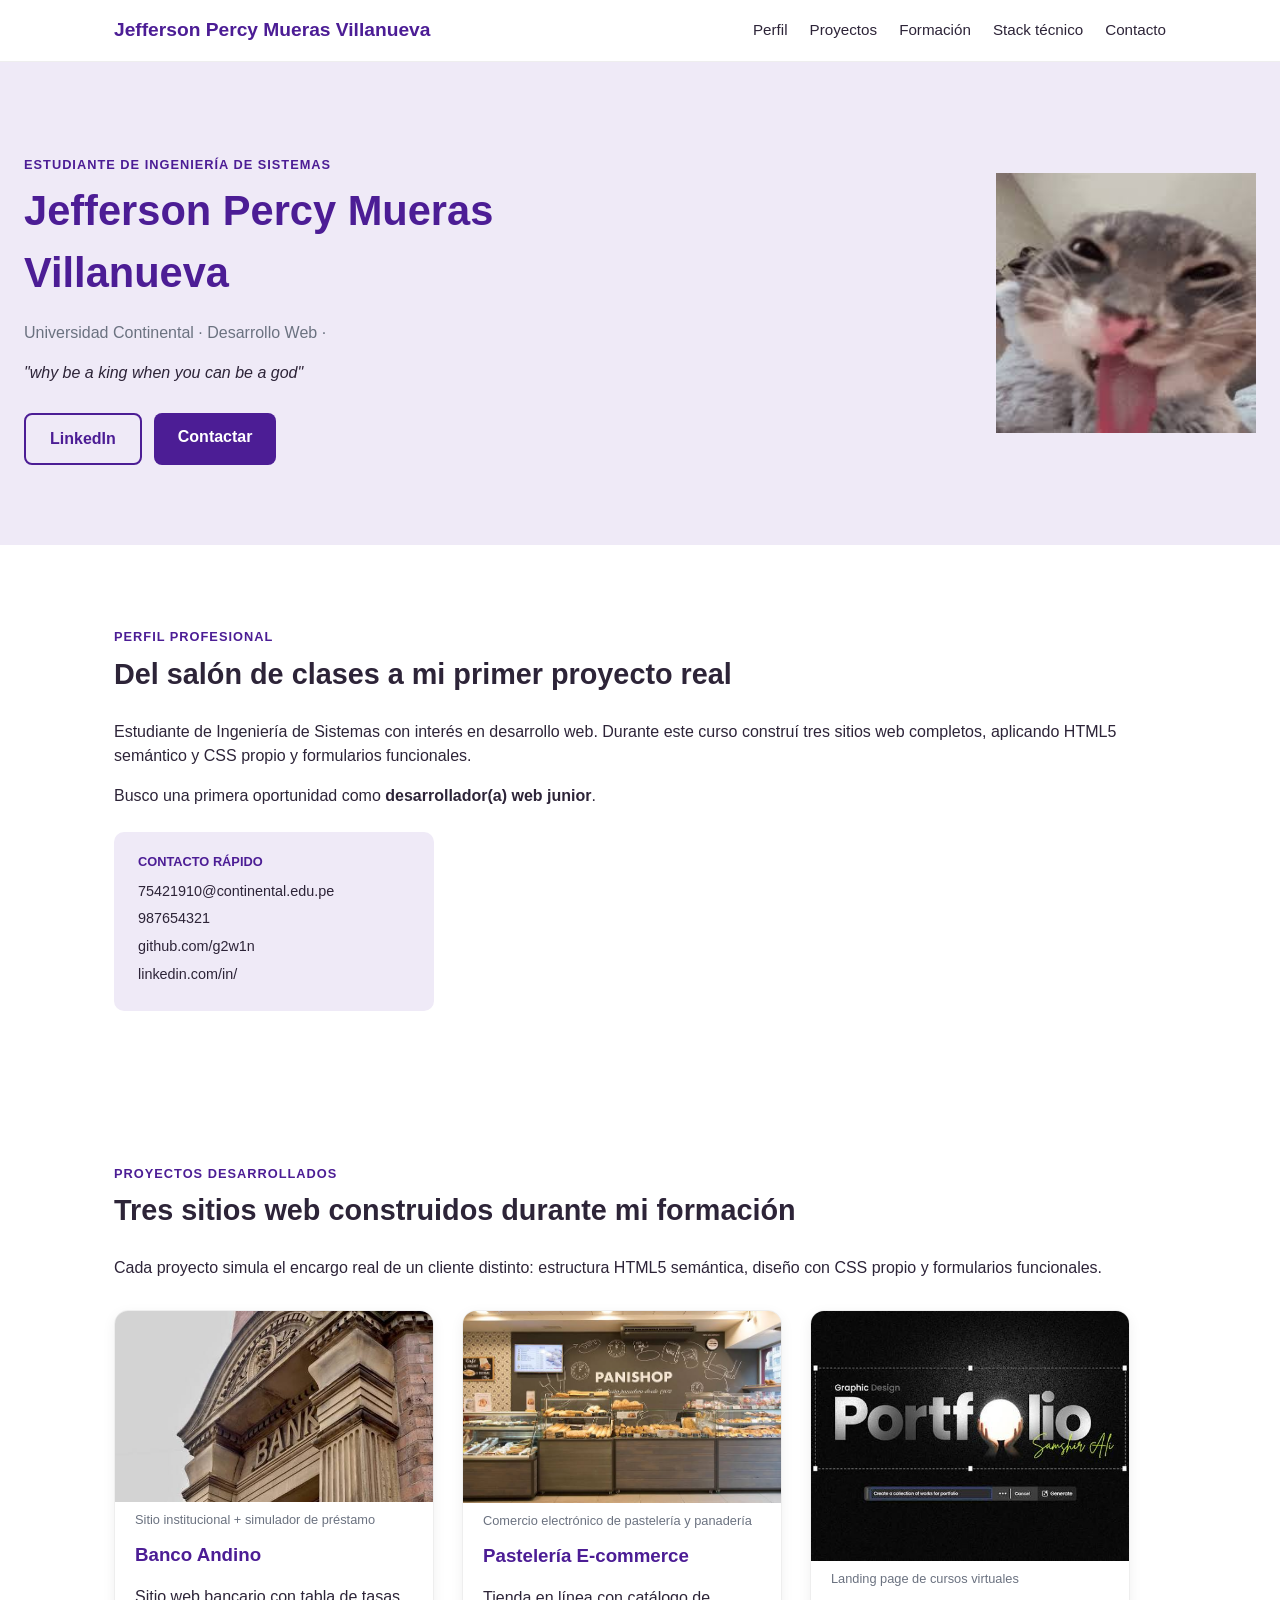
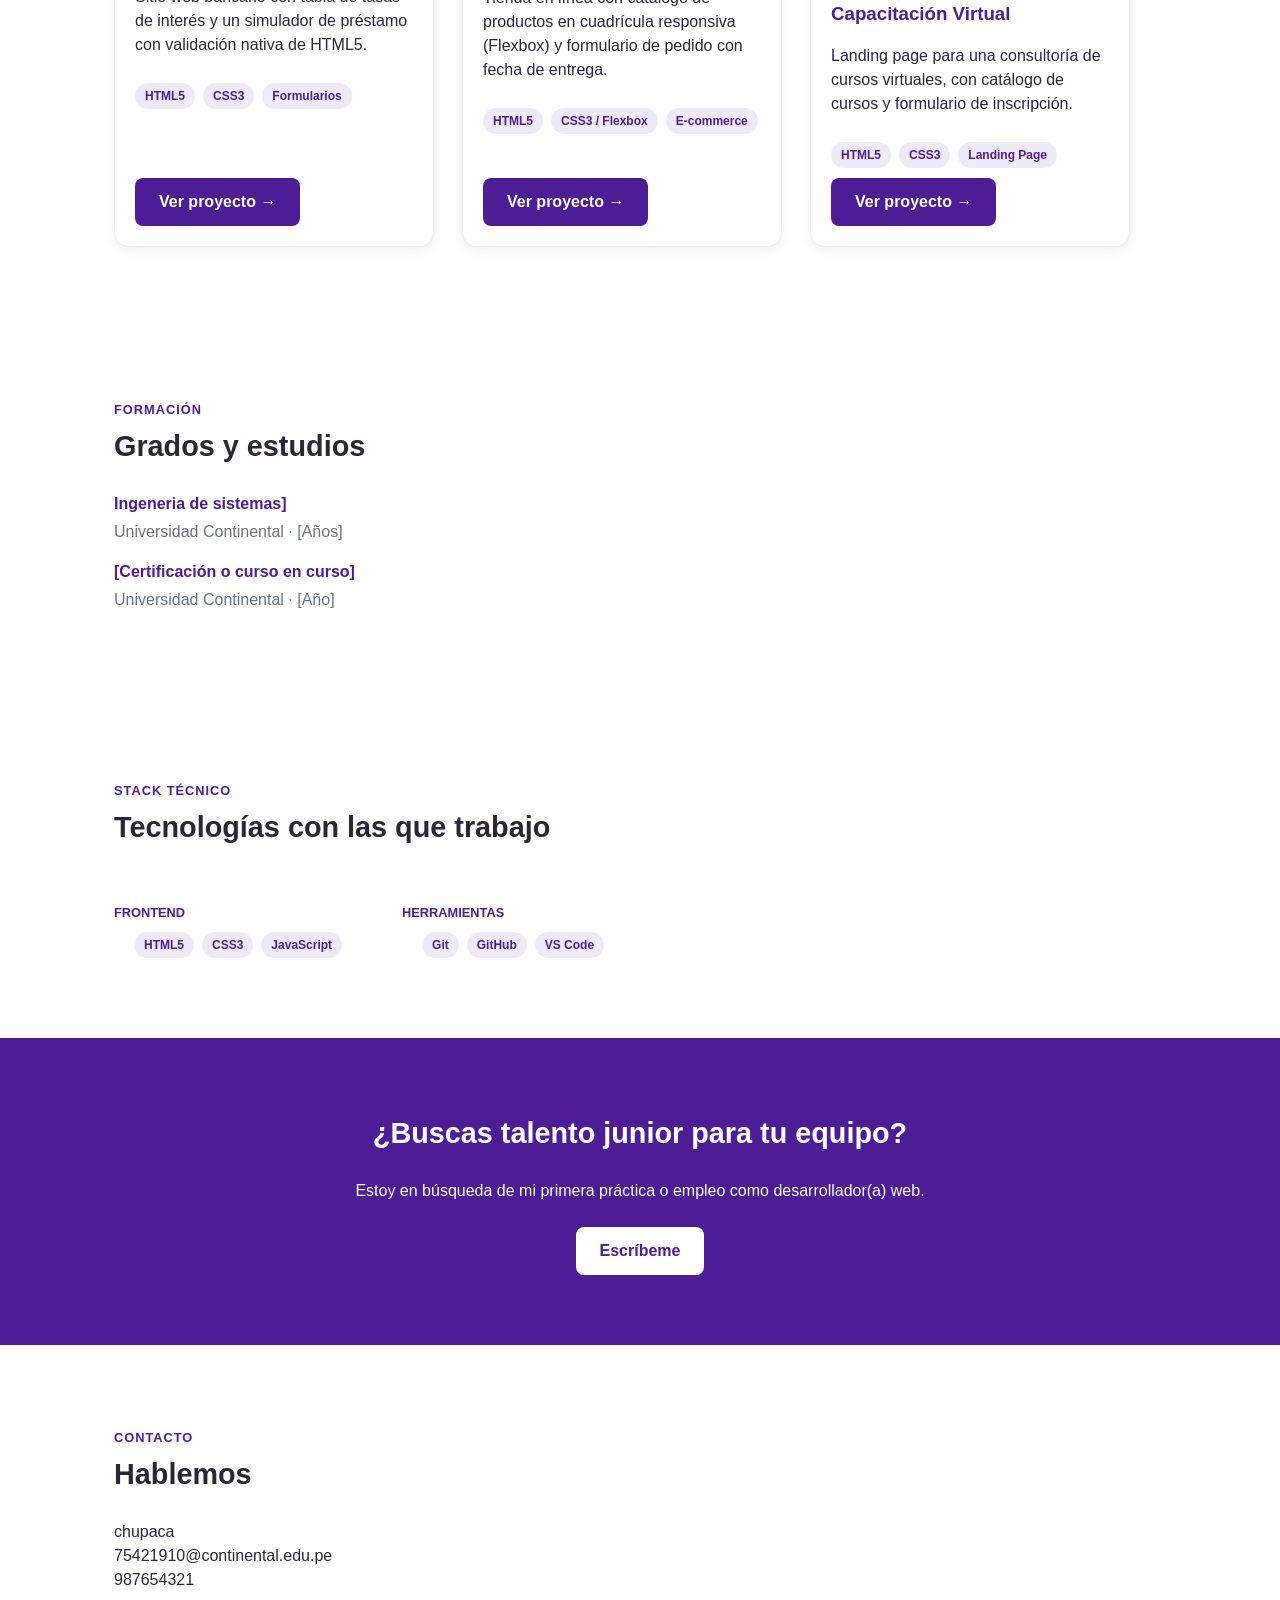
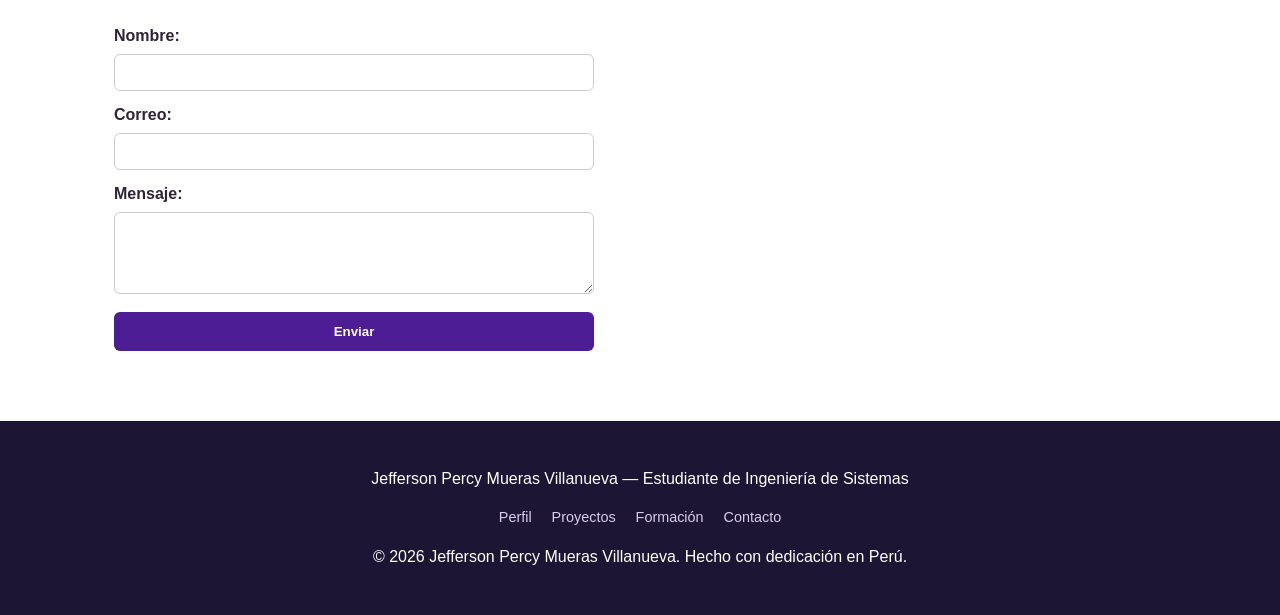
<file: s2_practica_html_css_nativo/index.html>
<!DOCTYPE html>
<html lang="es">
<head>
  <meta charset="UTF-8">
  <meta name="viewport" content="width=device-width, initial-scale=1.0">
  <meta name="description" content="Portafolio de Jefferson Percy Mueras Villanueva, estudiante de Ingeniería de Sistemas">
  <meta name="author" content="Jefferson">
  <title>Jefferson P Mueras Villanueva — Portafolio de Desarrollo Web</title>
  <link rel="stylesheet" href="portafolio.css">
</head>
<body>

  <header>
    <nav>
      <a href="#top" class="logo">Jefferson Percy Mueras Villanueva</a>
      <ul>
        <li><a href="#perfil">Perfil</a></li>
        <li><a href="#proyectos">Proyectos</a></li>
        <li><a href="#formacion">Formación</a></li>
        <li><a href="#stack">Stack técnico</a></li>
        <li><a href="#contacto">Contacto</a></li>
      </ul>
    </nav>
  </header>

  <main>

    <!-- =========== HERO =========== -->
    <section class="hero" id="top">
      <div class="hero-texto">
        <p class="kicker">Estudiante de Ingeniería de Sistemas</p>
        <h1>Jefferson Percy Mueras Villanueva</h1>
        <p class="subtitulo">Universidad Continental · Desarrollo Web · </p>
        <p class="frase">"why be a king when you can be a god"</p>
        <div class="hero-botones">
          <a href="https://linkedin.com/in/TU_USUARIO" target="_blank" class="btn btn-outline">LinkedIn</a>
          <a href="#contacto" class="btn btn-solido">Contactar</a>
        </div>
      </div>
      <img src="imagenes/images.jpg" alt="Foto de [Tu Nombre]" width="260" height="260">
    </section>

    <!-- =========== PERFIL PROFESIONAL =========== -->
    <section id="perfil">
      <p class="kicker">Perfil profesional</p>
      <h2>Del salón de clases a mi primer proyecto real</h2>
      <p>Estudiante de Ingeniería de Sistemas con interés en desarrollo web. Durante este curso construí
      tres sitios web completos, aplicando HTML5 semántico y CSS propio y formularios funcionales.</p>
      <p>Busco una primera oportunidad como <strong>desarrollador(a) web junior</strong>.</p>

      <div class="contacto-rapido">
        <h6>Contacto rápido</h6>
        <ul>
          <li>75421910@continental.edu.pe</li>
          <li>987654321</li>
          <li>github.com/g2w1n</li>
          <li>linkedin.com/in/</li>
        </ul>
      </div>
    </section>

    <!-- =========== PROYECTOS =========== -->
    <section id="proyectos">
      <p class="kicker">Proyectos desarrollados</p>
      <h2>Tres sitios web construidos durante mi formación</h2>
      <p>Cada proyecto simula el encargo real de un cliente distinto: estructura HTML5 semántica, diseño
      con CSS propio y formularios funcionales.</p>

      <div class="proyectos-grid">

        <article class="proyecto-card">
          <figure>
            <img src="imagenes/bank.jpg" alt="Captura del sitio Banco Andino">
            <figcaption>Sitio institucional + simulador de préstamo</figcaption>
          </figure>
          <h3>Banco Andino</h3>
          <p>Sitio web bancario con tabla de tasas de interés y un simulador de préstamo con validación
          nativa de HTML5.</p>
          <ul class="tecnologias">
            <li>HTML5</li>
            <li>CSS3</li>
            <li>Formularios</li>
          </ul>
          <a href="banco.html" class="btn btn-solido">Ver proyecto →</a>
        </article>

        <article class="proyecto-card">
          <figure>
            <img src="imagenes/pasteleria.jpg" alt="Captura del sitio de la pastelería">
            <figcaption>Comercio electrónico de pastelería y panadería</figcaption>
          </figure>
          <h3>Pastelería E-commerce</h3>
          <p>Tienda en línea con catálogo de productos en cuadrícula responsiva (Flexbox) y formulario de
          pedido con fecha de entrega.</p>
          <ul class="tecnologias">
            <li>HTML5</li>
            <li>CSS3 / Flexbox</li>
            <li>E-commerce</li>
          </ul>
          <a href="pasteleria_ecommerce.html" class="btn btn-solido">Ver proyecto →</a>
        </article>

        <article class="proyecto-card">
          <figure>
            <img src="imagenes/portafolio.jpg" alt="Captura del sitio de capacitación">
            <figcaption>Landing page de cursos virtuales</figcaption>
          </figure>
          <h3>Capacitación Virtual</h3>
          <p>Landing page para una consultoría de cursos virtuales, con catálogo de cursos y formulario
          de inscripción.</p>
          <ul class="tecnologias">
            <li>HTML5</li>
            <li>CSS3</li>
            <li>Landing Page</li>
          </ul>
          <a href="capacitacion_virtual.html" class="btn btn-solido">Ver proyecto →</a>
        </article>

      </div>
    </section>

    <!-- =========== FORMACIÓN =========== -->
    <section id="formacion">
      <p class="kicker">Formación</p>
      <h2>Grados y estudios</h2>
      <dl>
        <dt>Ingeneria de sistemas]</dt>
        <dd>Universidad Continental · [Años]</dd>

        <dt>[Certificación o curso en curso]</dt>
        <dd>Universidad Continental · [Año]</dd>
      </dl>
    </section>

    <!-- =========== STACK TÉCNICO =========== -->
    <section id="stack">
      <p class="kicker">Stack técnico</p>
      <h2>Tecnologías con las que trabajo</h2>

      <div class="stack-grid">
        <div class="stack-grupo">
          <h6>Frontend</h6>
          <ul class="tecnologias">
            <li>HTML5</li>
            <li>CSS3</li>
            <li>JavaScript</li>
          </ul>
        </div>
        <div class="stack-grupo">
          <h6>Herramientas</h6>
          <ul class="tecnologias">
            <li>Git</li>
            <li>GitHub</li>
            <li>VS Code</li>
          </ul>
        </div>
      </div>
    </section>

    <!-- =========== CTA =========== -->
    <section class="cta">
      <h2>¿Buscas talento junior para tu equipo?</h2>
      <p>Estoy en búsqueda de mi primera práctica o empleo como desarrollador(a) web.</p>
      <a href="mailto:tu.correo@ejemplo.com" class="btn btn-solido">Escríbeme</a>
    </section>

    <!-- =========== CONTACTO =========== -->
    <section id="contacto">
      <p class="kicker">Contacto</p>
      <h2>Hablemos</h2>
      <p>
        chupaca <br>
        75421910@continental.edu.pe <br>
        987654321
      </p>
      <form>
        <label for="nombre">Nombre:</label>
        <input type="text" id="nombre" name="nombre" required>

        <label for="correo">Correo:</label>
        <input type="email" id="correo" name="correo" required>

        <label for="mensaje">Mensaje:</label>
        <textarea id="mensaje" name="mensaje" rows="4"></textarea>

        <input type="submit" value="Enviar">
      </form>
    </section>

  </main>   

  <footer>
    <p>Jefferson Percy Mueras Villanueva — Estudiante de Ingeniería de Sistemas</p>
    <nav>
      <a href="#perfil">Perfil</a>
      <a href="#proyectos">Proyectos</a>
      <a href="#formacion">Formación</a>
      <a href="#contacto">Contacto</a>
    </nav>
    <p>&copy; 2026 Jefferson Percy Mueras Villanueva. Hecho con dedicación en Perú.</p>
  </footer>

</body>
</html>
</file>
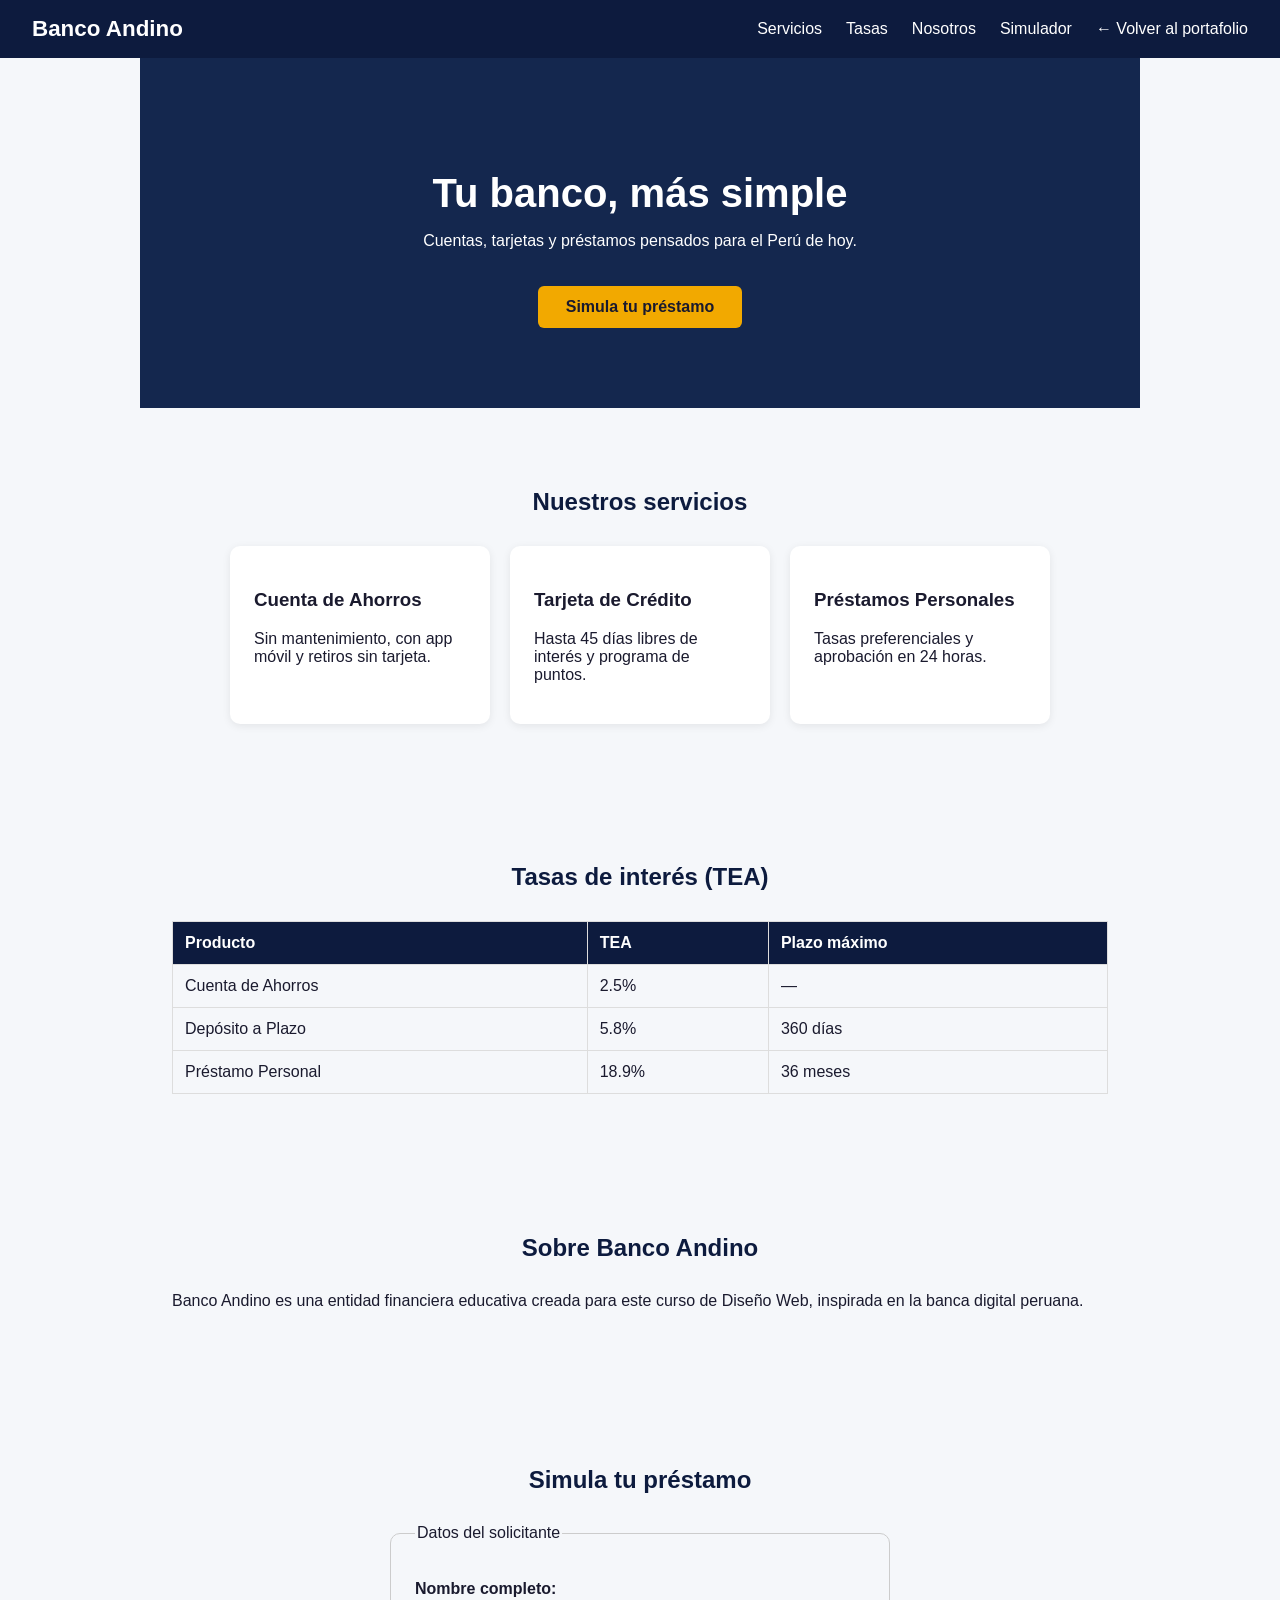
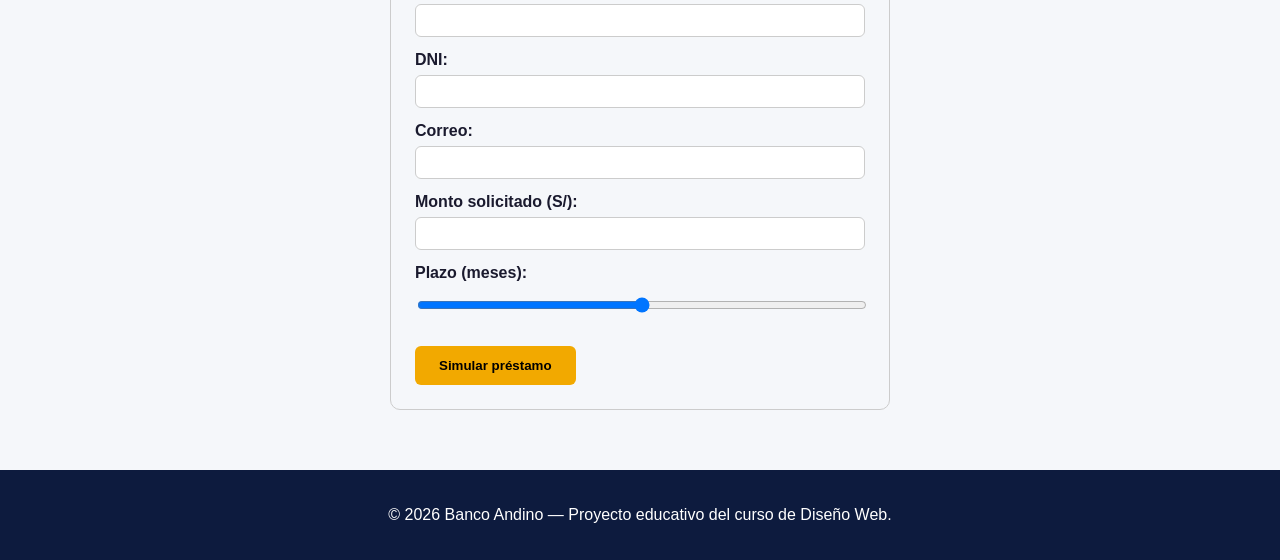
<file: s2_practica_html_css_nativo/banco.html>
<!DOCTYPE html>
<html lang="es">
<head>
  <meta charset="UTF-8">
  <meta name="viewport" content="width=device-width, initial-scale=1.0">
  <meta name="description" content="Banco Andino - Banca simple y confiable">
  <title>Banco Andino</title>
  <link rel="stylesheet" href="banco.css">
</head>
<body>
  <header>
    <div class="logo">Banco Andino</div>
    <nav>
      <ul>
        <li><a href="#servicios">Servicios</a></li>
        <li><a href="#tasas">Tasas</a></li>
        <li><a href="#nosotros">Nosotros</a></li>
        <li><a href="#contacto">Simulador</a></li>
        <li><a href="portafolio.html">← Volver al portafolio</a></li>
      </ul>
    </nav>
  </header>

  <main>
    <section class="hero">
      <h1>Tu banco, más simple</h1>
      <p>Cuentas, tarjetas y préstamos pensados para el Perú de hoy.</p>
      <a href="#contacto" class="btn">Simula tu préstamo</a>
    </section>

    <section id="servicios">
      <h2>Nuestros servicios</h2>
      <div class="servicios-grid">
        <article class="servicio-card">
          <h3>Cuenta de Ahorros</h3>
          <p>Sin mantenimiento, con app móvil y retiros sin tarjeta.</p>
        </article>
        <article class="servicio-card">
          <h3>Tarjeta de Crédito</h3>
          <p>Hasta 45 días libres de interés y programa de puntos.</p>
        </article>
        <article class="servicio-card">
          <h3>Préstamos Personales</h3>
          <p>Tasas preferenciales y aprobación en 24 horas.</p>
        </article>
      </div>
    </section>

    <section id="tasas">
      <h2>Tasas de interés (TEA)</h2>
      <table>
        <thead>
          <tr>
            <th scope="col">Producto</th>
            <th scope="col">TEA</th>
            <th scope="col">Plazo máximo</th>
          </tr>
        </thead>
        <tbody>
          <tr>
            <td>Cuenta de Ahorros</td>
            <td>2.5%</td>
            <td>—</td>
          </tr>
          <tr>
            <td>Depósito a Plazo</td>
            <td>5.8%</td>
            <td>360 días</td>
          </tr>
          <tr>
            <td>Préstamo Personal</td>
            <td>18.9%</td>
            <td>36 meses</td>
          </tr>
        </tbody>
      </table>
    </section>

    <section id="nosotros">
      <h2>Sobre Banco Andino</h2>
      <p>Banco Andino es una entidad financiera educativa creada para este curso de Diseño Web, inspirada
      en la banca digital peruana.</p>
    </section>

    <section id="contacto">
      <h2>Simula tu préstamo</h2>
      <form>
        <fieldset>
          <legend>Datos del solicitante</legend>

          <label for="nombre">Nombre completo:</label>
          <input type="text" id="nombre" name="nombre" required>

          <label for="dni">DNI:</label>
          <input type="text" id="dni" name="dni" pattern="[0-9]{8}" maxlength="8" required>

          <label for="correo">Correo:</label>
          <input type="email" id="correo" name="correo" required>

          <label for="monto">Monto solicitado (S/):</label>
          <input type="number" id="monto" name="monto" min="500" max="50000" step="100">

          <label for="plazo">Plazo (meses):</label>
          <input type="range" id="plazo" name="plazo" min="6" max="36">

          <input type="submit" value="Simular préstamo">
        </fieldset>
      </form>
    </section>
  </main>

  <footer>
    <p>&copy; 2026 Banco Andino — Proyecto educativo del curso de Diseño Web.</p>
  </footer>
</body>
</html>
</file>
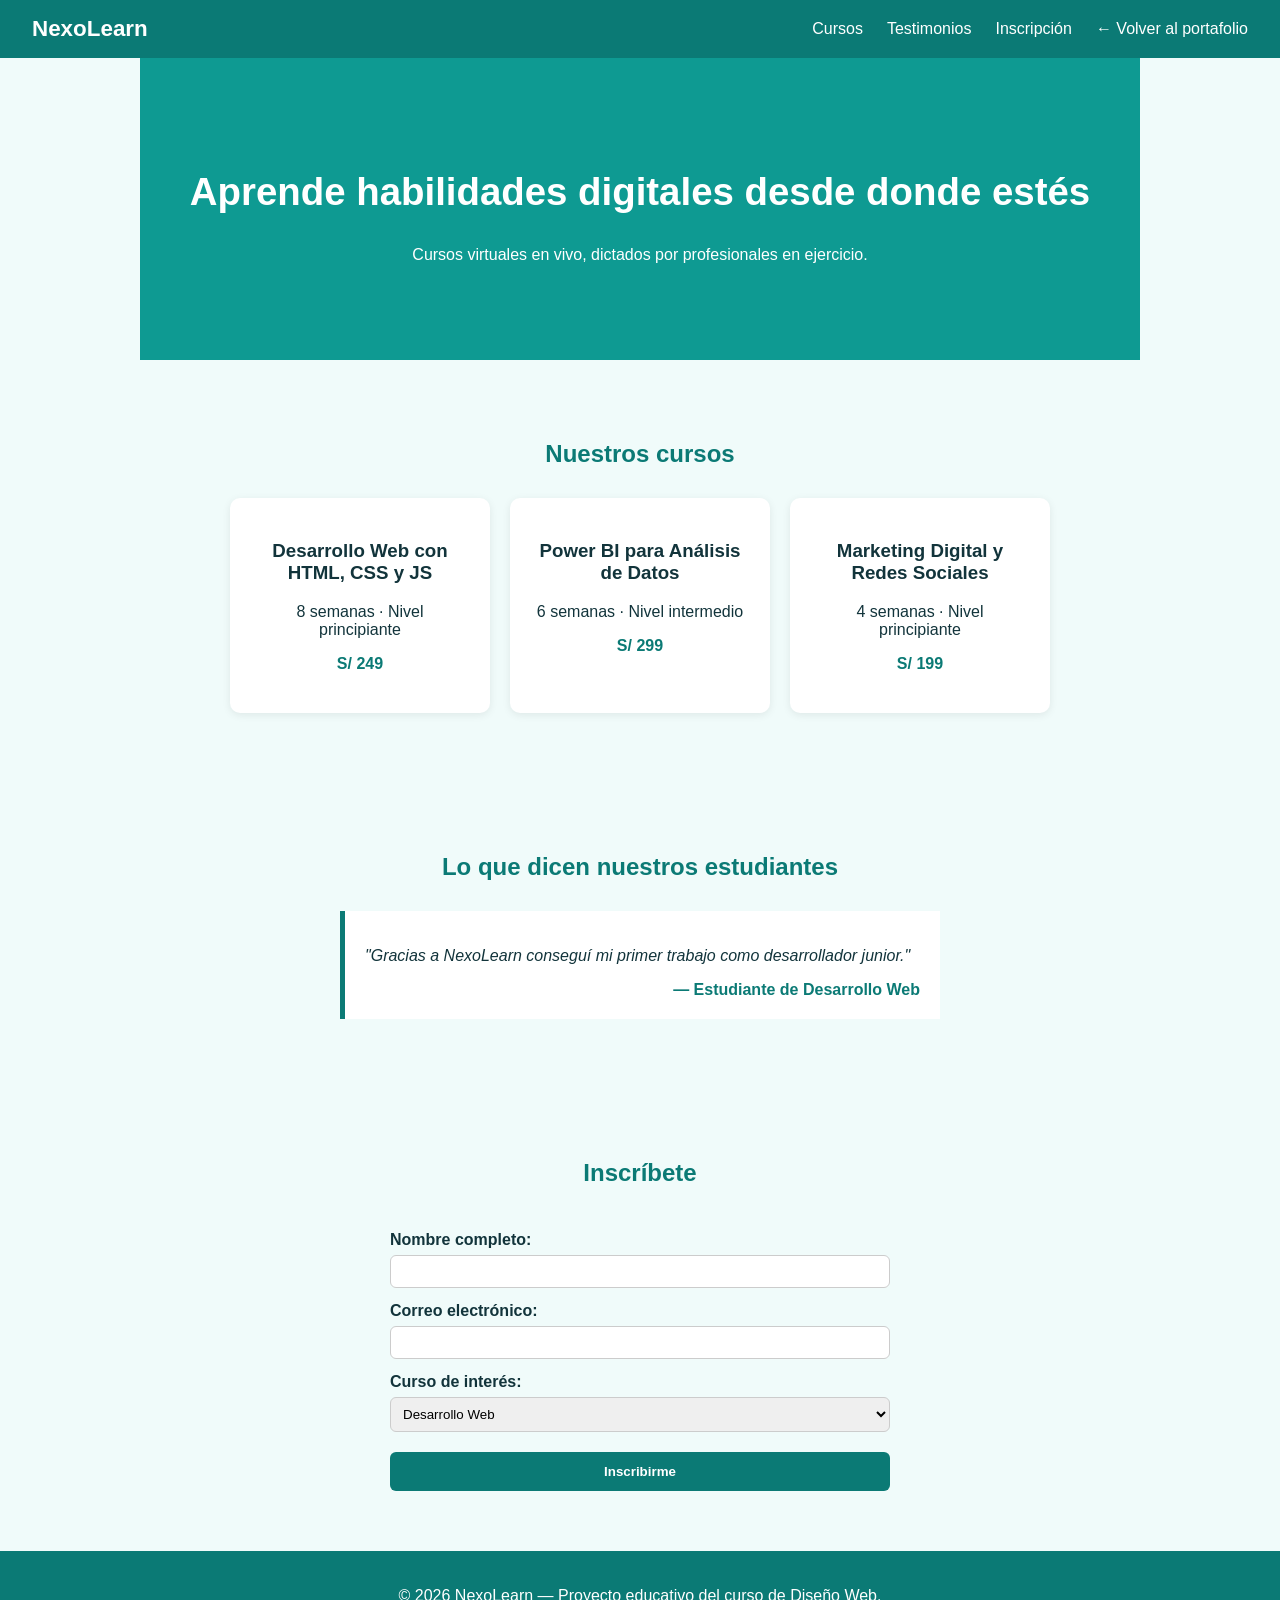
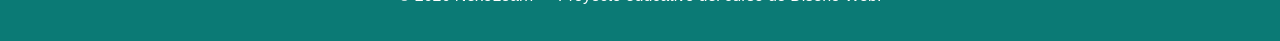
<file: s2_practica_html_css_nativo/capacitacion_virtual.html>
<!DOCTYPE html>
<html lang="es">
<head>
  <meta charset="UTF-8">
  <meta name="viewport" content="width=device-width, initial-scale=1.0">
  <meta name="description" content="NexoLearn - Capacitación y Cursos Virtuales">
  <title>NexoLearn - Capacitación Virtual</title>
  <link rel="stylesheet" href="capacitacion_virtual.css">
</head>
<body>
  <header>
    <div class="logo">NexoLearn</div>
    <nav>
      <ul>
        <li><a href="#cursos">Cursos</a></li>
        <li><a href="#testimonios">Testimonios</a></li>
        <li><a href="#inscripcion">Inscripción</a></li>
        <li><a href="portafolio.html">← Volver al portafolio</a></li>
      </ul>
    </nav>
  </header>

  <main>
    <section class="hero">
      <h1>Aprende habilidades digitales desde donde estés</h1>
      <p>Cursos virtuales en vivo, dictados por profesionales en ejercicio.</p>
    </section>

    <section id="cursos">
      <h2>Nuestros cursos</h2>
      <div class="cursos-grid">

        <article class="curso-card">
          <h3>Desarrollo Web con HTML, CSS y JS</h3>
          <p>8 semanas · Nivel principiante</p>
          <p class="precio">S/ 249</p>
        </article>

        <article class="curso-card">
          <h3>Power BI para Análisis de Datos</h3>
          <p>6 semanas · Nivel intermedio</p>
          <p class="precio">S/ 299</p>
        </article>

        <article class="curso-card">
          <h3>Marketing Digital y Redes Sociales</h3>
          <p>4 semanas · Nivel principiante</p>
          <p class="precio">S/ 199</p>
        </article>

      </div>
    </section>

    <section id="testimonios">
      <h2>Lo que dicen nuestros estudiantes</h2>
      <blockquote>
        <p>"Gracias a NexoLearn conseguí mi primer trabajo como desarrollador junior."</p>
        <cite>— Estudiante de Desarrollo Web</cite>
      </blockquote>
    </section>

    <section id="inscripcion">
      <h2>Inscríbete</h2>
      <form>
        <label for="nombre">Nombre completo:</label>
        <input type="text" id="nombre" name="nombre" required>

        <label for="correo">Correo electrónico:</label>
        <input type="email" id="correo" name="correo" required>

        <label for="curso">Curso de interés:</label>
        <select id="curso" name="curso">
          <option value="web">Desarrollo Web</option>
          <option value="bi">Power BI</option>
          <option value="marketing">Marketing Digital</option>
        </select>

        <input type="submit" value="Inscribirme">
      </form>
    </section>
  </main>

  <footer>
    <p>&copy; 2026 NexoLearn — Proyecto educativo del curso de Diseño Web.</p>
  </footer>
</body>
</html>
</file>
<file: s2_practica_html_css_nativo/portafolio.css>
* { box-sizing: border-box; }

:root {
  --morado: #4C1D95;
  --morado-claro: #EFEAF7;
  --texto: #2d2438;
  --gris: #6b7280;
}

body {
  font-family: 'Segoe UI', Arial, sans-serif;
  margin: 0;
  color: var(--texto);
  background-color: #ffffff;
  line-height: 1.5;
}

header {
  position: sticky;
  top: 0;
  background-color: white;
  border-bottom: 1px solid #eee;
  z-index: 10;
}

header nav {
  display: flex;
  justify-content: space-between;
  align-items: center;
  max-width: 1100px;
  margin: 0 auto;
  padding: 16px 24px;
}

.logo {
  font-weight: bold;
  font-size: 1.2rem;
  color: var(--morado);
  text-decoration: none;
}

header nav ul {
  list-style: none;
  display: flex;
  gap: 22px;
  margin: 0;
  padding: 0;
}

header nav ul a { color: var(--texto); text-decoration: none; font-size: 0.95rem; }
header nav ul a:hover { color: var(--morado); }

.kicker {
  text-transform: uppercase;
  letter-spacing: 1px;
  font-size: 0.8rem;
  color: var(--morado);
  font-weight: bold;
  margin-bottom: 6px;
}

.btn {
  display: inline-block;
  padding: 12px 24px;
  border-radius: 8px;
  text-decoration: none;
  font-weight: bold;
  margin-top: 8px;
}

.btn-solido { background-color: var(--morado); color: white; }
.btn-solido:hover { background-color: #6D28D9; }

.btn-outline { border: 2px solid var(--morado); color: var(--morado); }
.btn-outline:hover { background-color: var(--morado-claro); }

section { max-width: 1100px; margin: 0 auto; padding: 70px 24px; }
h2 { font-size: 1.8rem; margin-top: 4px; }

.hero {
  display: flex;
  align-items: center;
  justify-content: space-between;
  gap: 40px;
  flex-wrap: wrap;
  background-color: var(--morado-claro);
  max-width: none;
  padding: 80px 24px;
}

.hero-texto { max-width: 560px; }
.hero h1 { font-size: 2.6rem; margin: 6px 0; color: var(--morado); }
.hero .subtitulo { color: var(--gris); }
.hero .frase { font-style: italic; margin-top: 16px; }
.hero-foto { border-radius: 50%; object-fit: cover; }

.hero-botones { display: flex; gap: 12px; margin-top: 20px; flex-wrap: wrap; }

.contacto-rapido {
  background-color: var(--morado-claro);
  border-radius: 10px;
  padding: 20px 24px;
  margin-top: 24px;
  max-width: 320px;
}

.contacto-rapido h6 {
  margin: 0 0 10px 0;
  color: var(--morado);
  text-transform: uppercase;
  font-size: 0.8rem;
}

.contacto-rapido ul { list-style: none; margin: 0; padding: 0; font-size: 0.9rem; }
.contacto-rapido li { margin-bottom: 6px; }

.proyectos-grid { display: flex; flex-wrap: wrap; gap: 28px; margin-top: 30px; }

.proyecto-card {
  background-color: white;
  border: 1px solid #eee;
  border-radius: 14px;
  overflow: hidden;
  width: 320px;
  box-shadow: 0 4px 14px rgba(0, 0, 0, 0.06);
  padding-bottom: 20px;
  display: flex;
  flex-direction: column;
}

.proyecto-card figure { margin: 0; }
.proyecto-card img { width: 100%; display: block; }
.proyecto-card figcaption { font-size: 0.8rem; color: var(--gris); padding: 8px 20px 0; }
.proyecto-card h3 { padding: 12px 20px 0; margin: 0; color: var(--morado); }
.proyecto-card p { padding: 0 20px; }

.tecnologias {
  list-style: none;
  display: flex;
  flex-wrap: wrap;
  gap: 8px;
  padding: 0 20px;
  margin: 10px 0;
}

.tecnologias li {
  background-color: var(--morado-claro);
  color: var(--morado);
  font-size: 0.75rem;
  padding: 4px 10px;
  border-radius: 20px;
  font-weight: bold;
}

.proyecto-card .btn { margin: auto 20px 0; align-self: flex-start; }

dl { margin-top: 24px; }
dt { font-weight: bold; color: var(--morado); margin-top: 16px; }
dd { margin: 4px 0 0; color: var(--gris); }

.stack-grid { display: flex; flex-wrap: wrap; gap: 40px; margin-top: 24px; }
.stack-grupo h6 { text-transform: uppercase; color: var(--morado); font-size: 0.8rem; margin-bottom: 10px; }

.cta {
  background-color: var(--morado);
  color: white;
  text-align: center;
  max-width: none;
}

.cta h2 { color: white; }
.cta .btn-solido { background-color: white; color: var(--morado); }
.cta .btn-solido:hover { background-color: #eee; }

#contacto form { max-width: 480px; margin-top: 20px; display: flex; flex-direction: column; }
#contacto label { margin-top: 12px; font-weight: bold; }

#contacto input, #contacto textarea {
  padding: 10px;
  margin-top: 6px;
  border-radius: 6px;
  border: 1px solid #ccc;
}

#contacto input[type="submit"] {
  margin-top: 18px;
  background-color: var(--morado);
  color: white;
  border: none;
  padding: 12px;
  border-radius: 6px;
  font-weight: bold;
  cursor: pointer;
}

footer { background-color: #1C1533; color: white; text-align: center; padding: 30px 24px; }
footer nav { display: flex; justify-content: center; gap: 20px; margin: 14px 0; }
footer nav a { color: #d8cdf0; text-decoration: none; font-size: 0.9rem; }
footer nav a:hover { color: white; }
</file>
<file: s2_practica_html_css_nativo/banco.css>
* { box-sizing: border-box; }

body {
  font-family: 'Segoe UI', Arial, sans-serif;
  margin: 0;
  color: #1a1a2e;
  background-color: #f5f7fa;
}

header {
  display: flex;
  justify-content: space-between;
  align-items: center;
  background-color: #0d1b3e;
  color: white;
  padding: 16px 32px;
}

.logo { font-size: 1.4rem; font-weight: bold; }

header nav ul {
  list-style: none;
  display: flex;
  gap: 24px;
  margin: 0;
  padding: 0;
}

header nav a { color: white; text-decoration: none; }
header nav a:hover { text-decoration: underline; }

.hero {
  background-color: #14274e;
  color: white;
  text-align: center;
  padding: 80px 20px;
}

.hero h1 { font-size: 2.5rem; margin-bottom: 10px; }

.btn {
  display: inline-block;
  margin-top: 20px;
  padding: 12px 28px;
  background-color: #f2a900;
  color: #1a1a2e;
  border-radius: 6px;
  text-decoration: none;
  font-weight: bold;
}

section { padding: 60px 32px; max-width: 1000px; margin: 0 auto; }
h2 { color: #0d1b3e; text-align: center; margin-bottom: 30px; }

.servicios-grid { display: flex; flex-wrap: wrap; gap: 20px; justify-content: center; }

.servicio-card {
  background-color: white;
  border-radius: 10px;
  padding: 24px;
  width: 260px;
  box-shadow: 0 2px 8px rgba(0, 0, 0, 0.08);
}

table { width: 100%; border-collapse: collapse; }
th, td { padding: 12px; border: 1px solid #ddd; text-align: left; }
th { background-color: #0d1b3e; color: white; }

form fieldset {
  border: 1px solid #ccc;
  border-radius: 10px;
  padding: 24px;
  max-width: 500px;
  margin: 0 auto;
}

form label { display: block; margin-top: 14px; font-weight: bold; }

form input {
  width: 100%;
  padding: 8px;
  margin-top: 6px;
  border-radius: 6px;
  border: 1px solid #ccc;
}

form input[type="submit"] {
  margin-top: 20px;
  width: auto;
  background-color: #f2a900;
  border: none;
  padding: 12px 24px;
  font-weight: bold;
  cursor: pointer;
  border-radius: 6px;
}

footer { background-color: #0d1b3e; color: white; text-align: center; padding: 20px; }
</file>
<file: s2_practica_html_css_nativo/capacitacion_virtual.css>
* { box-sizing: border-box; }

body {
  font-family: 'Segoe UI', Arial, sans-serif;
  margin: 0;
  background-color: #f0fbfa;
  color: #12343b;
}

header {
  display: flex;
  justify-content: space-between;
  align-items: center;
  background-color: #0b7a75;
  color: white;
  padding: 16px 32px;
}

.logo { font-size: 1.4rem; font-weight: bold; }

header nav ul {
  list-style: none;
  display: flex;
  gap: 24px;
  margin: 0;
  padding: 0;
}

header nav a { color: white; text-decoration: none; }
header nav a:hover { text-decoration: underline; }

.hero {
  background-color: #0e9a92;
  color: white;
  text-align: center;
  padding: 80px 20px;
}

.hero h1 { font-size: 2.4rem; }

section { padding: 60px 32px; max-width: 1000px; margin: 0 auto; }
h2 { text-align: center; color: #0b7a75; margin-bottom: 30px; }

.cursos-grid { display: flex; flex-wrap: wrap; gap: 20px; justify-content: center; }

.curso-card {
  background-color: white;
  border-radius: 10px;
  padding: 24px;
  width: 260px;
  text-align: center;
  box-shadow: 0 2px 8px rgba(0, 0, 0, 0.08);
}

.precio { font-weight: bold; color: #0b7a75; }

blockquote {
  background-color: white;
  border-left: 5px solid #0b7a75;
  padding: 20px;
  font-style: italic;
  max-width: 600px;
  margin: 0 auto;
}

blockquote cite {
  display: block;
  margin-top: 10px;
  font-style: normal;
  font-weight: bold;
  color: #0b7a75;
  text-align: right;
}

form { max-width: 500px; margin: 0 auto; display: flex; flex-direction: column; }
form label { margin-top: 14px; font-weight: bold; }

form input, form select {
  padding: 8px;
  margin-top: 6px;
  border-radius: 6px;
  border: 1px solid #ccc;
}

form input[type="submit"] {
  margin-top: 20px;
  background-color: #0b7a75;
  color: white;
  border: none;
  padding: 12px;
  border-radius: 6px;
  font-weight: bold;
  cursor: pointer;
}

footer { background-color: #0b7a75; color: white; text-align: center; padding: 20px; }
</file>
